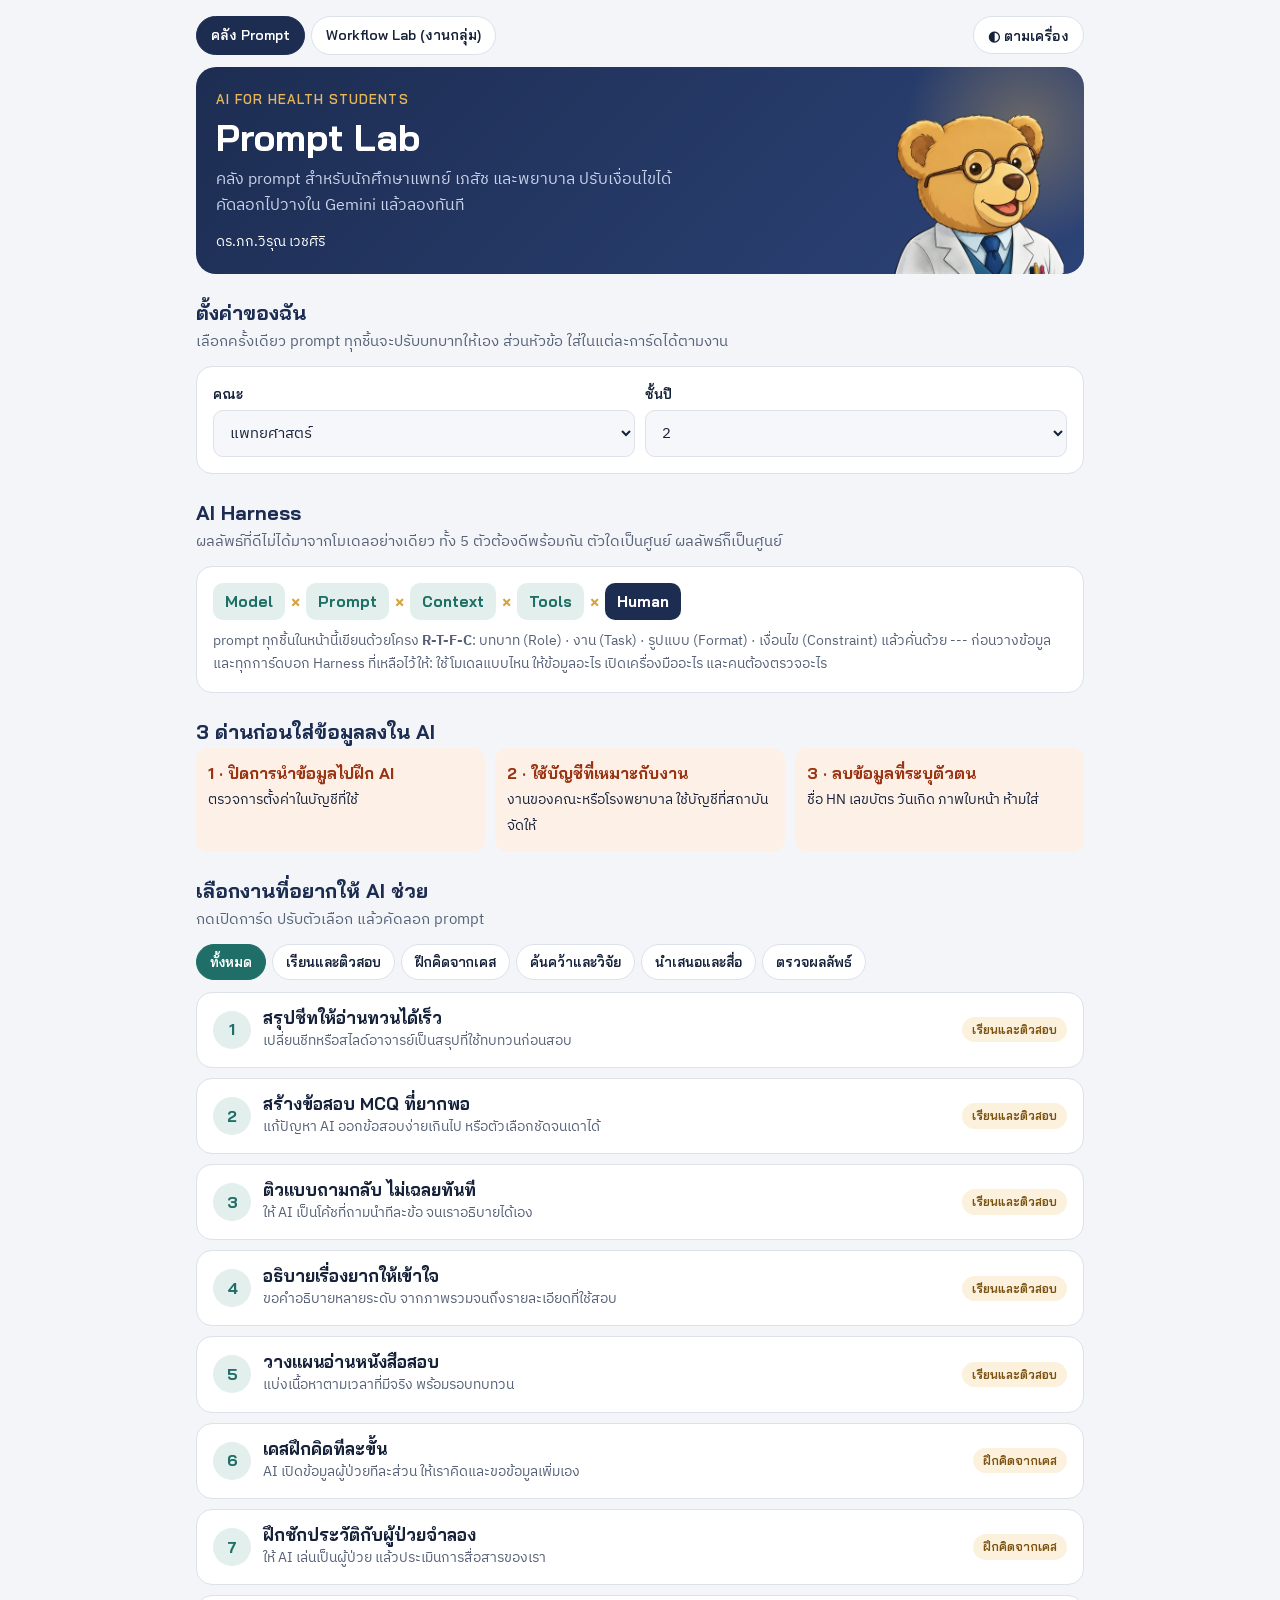
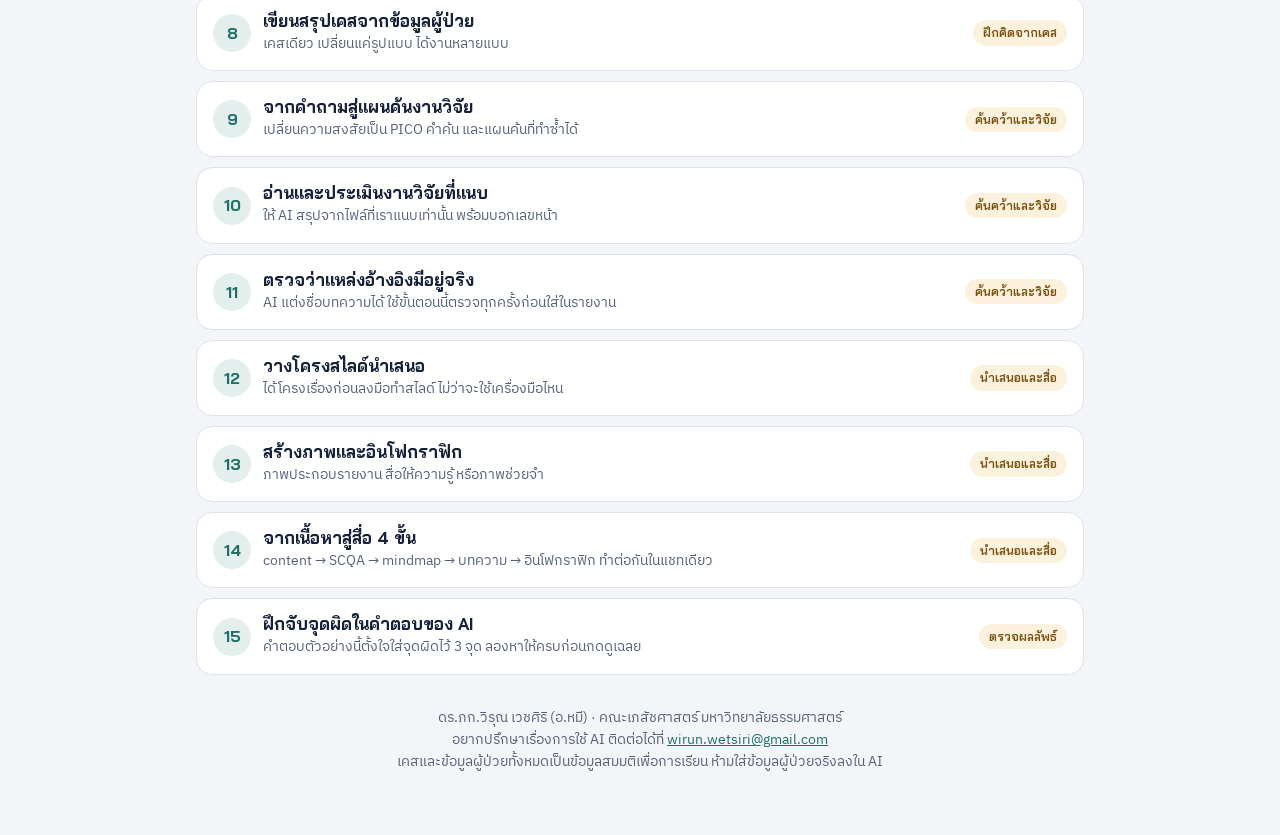
<file: index.html>
<!doctype html>
<html lang="th">
<head>
<meta charset="utf-8">
<meta name="viewport" content="width=device-width, initial-scale=1, viewport-fit=cover">
<title>AI for Health Students · Prompt Lab</title>
<meta name="description" content="คลัง prompt สำหรับนักศึกษาแพทย์ เภสัช พยาบาล: ติวสอบ ฝึกคิดจากเคส ค้นงานวิจัย ทำสื่อนำเสนอ และฝึกตรวจคำตอบของ AI">
<meta name="author" content="ดร.ภก.วิรุณ เวชศิริ">
<meta name="theme-color" content="#1D2D52">
<link rel="preconnect" href="https://fonts.googleapis.com">
<link rel="preconnect" href="https://fonts.gstatic.com" crossorigin>
<link rel="stylesheet" href="https://fonts.googleapis.com/css2?family=Bai+Jamjuree:wght@500;600;700&family=IBM+Plex+Sans+Thai:wght@400;500;600&family=IBM+Plex+Mono:wght@400;500&display=swap">
<link rel="stylesheet" href="assets/style.css?v=1140">
<script>try{var t=localStorage.getItem('amds-theme');if(t&&t!=='auto')document.documentElement.setAttribute('data-theme',t)}catch(e){}</script>
</head>
<body>
<div class="wrap">
<div class="top">
  <nav class="nav" aria-label="หน้า"><a href="index.html" class="on">คลัง Prompt</a><a href="workshop.html">Workflow Lab (งานกลุ่ม)</a></nav>
  <button class="tbtn" id="theme" type="button" aria-label="สลับโหมดสี">◐ ตามเครื่อง</button>
</div>
<header class="hero">
  <div class="txt">
    <div class="eyebrow">AI FOR HEALTH STUDENTS</div>
    <h1>Prompt Lab</h1>
    <p>คลัง prompt สำหรับนักศึกษาแพทย์ เภสัช และพยาบาล ปรับเงื่อนไขได้ คัดลอกไปวางใน Gemini แล้วลองทันที</p>
    <div class="by">ดร.ภก.วิรุณ เวชศิริ</div>
  </div>
  <img src="assets/mascot.webp" alt="อ.หมี มาสคอตของผู้สอน" width="176" height="166">
</header>
<section class="section">
  <h2>ตั้งค่าของฉัน</h2>
  <p class="lead">เลือกครั้งเดียว prompt ทุกชิ้นจะปรับบทบาทให้เอง ส่วนหัวข้อ ใส่ในแต่ละการ์ดได้ตามงาน</p>
  <div class="box grid2">
    <div><label class="fl" for="g-fac">คณะ</label><select id="g-fac"><option value="med">แพทยศาสตร์</option><option value="pharm">เภสัชศาสตร์</option><option value="nurse">พยาบาลศาสตร์</option><option value="other">สาขาสุขภาพอื่น</option></select></div>
    <div><label class="fl" for="g-year">ชั้นปี</label><select id="g-year"><option>1</option><option>2</option><option>3</option><option>4</option><option>5</option><option>6</option></select></div>
  </div>
</section>
<section class="section">
  <h2>AI Harness</h2>
  <p class="lead">ผลลัพธ์ที่ดีไม่ได้มาจากโมเดลอย่างเดียว ทั้ง 5 ตัวต้องดีพร้อมกัน ตัวใดเป็นศูนย์ ผลลัพธ์ก็เป็นศูนย์</p>
  <div class="box"><div class="eq"><span>Model</span><i>×</i><span>Prompt</span><i>×</i><span>Context</span><i>×</i><span>Tools</span><i>×</i><span class="hu">Human</span></div>
  <p class="hint" style="margin-top:10px">prompt ทุกชิ้นในหน้านี้เขียนด้วยโครง <b>R-T-F-C</b>: บทบาท (Role) · งาน (Task) · รูปแบบ (Format) · เงื่อนไข (Constraint) แล้วคั่นด้วย --- ก่อนวางข้อมูล และทุกการ์ดบอก Harness ที่เหลือไว้ให้: ใช้โมเดลแบบไหน ให้ข้อมูลอะไร เปิดเครื่องมืออะไร และคนต้องตรวจอะไร</p></div>
</section>
<section class="section">
  <h2>3 ด่านก่อนใส่ข้อมูลลงใน AI</h2>
  <div class="gates">
    <div class="gate"><b>1 · ปิดการนำข้อมูลไปฝึก AI</b><span>ตรวจการตั้งค่าในบัญชีที่ใช้</span></div>
    <div class="gate"><b>2 · ใช้บัญชีที่เหมาะกับงาน</b><span>งานของคณะหรือโรงพยาบาล ใช้บัญชีที่สถาบันจัดให้</span></div>
    <div class="gate"><b>3 · ลบข้อมูลที่ระบุตัวตน</b><span>ชื่อ HN เลขบัตร วันเกิด ภาพใบหน้า ห้ามใส่</span></div>
  </div>
</section>
<section class="section">
  <h2>เลือกงานที่อยากให้ AI ช่วย</h2>
  <p class="lead">กดเปิดการ์ด ปรับตัวเลือก แล้วคัดลอก prompt</p>
  <div class="filters" id="filters"></div>
  <div id="list"></div>
</section>
<p class="credit">ดร.ภก.วิรุณ เวชศิริ (อ.หมี) · คณะเภสัชศาสตร์ มหาวิทยาลัยธรรมศาสตร์<br>อยากปรึกษาเรื่องการใช้ AI ติดต่อได้ที่ <a href="mailto:wirun.wetsiri@gmail.com">wirun.wetsiri@gmail.com</a><br>เคสและข้อมูลผู้ป่วยทั้งหมดเป็นข้อมูลสมมติเพื่อการเรียน ห้ามใส่ข้อมูลผู้ป่วยจริงลงใน AI</p>
</div>
<div class="toast" id="toast" role="status" aria-live="polite"></div>
<script src="assets/common.js?v=1140"></script>
<script src="assets/cases.js?v=1140"></script>
<script>
let cat='all';const vals={};
const TOPIC={id:'topic',label:'หัวข้อ',type:'text',def:'',full:1,topic:1};
UC.forEach(u=>{if(u.build&&u.build.toString().includes('g.topic'))u.fields=[TOPIC].concat(u.fields)});
function GT(u){const g=G(),v=fv(u);g.topic=(v.topic||'').trim()||'[ใส่หัวข้อ เช่น '+g.F.topic+']';return g}
function fv(u){const o={};(u.fields||[]).forEach(f=>{const k=u.id+'.'+f.id;o[f.id]=vals[k]!==undefined?vals[k]:(f.opts?f.opts[0]:(f.def||''))});return o}
function fieldHtml(u,f){const id='f-'+u.id+'-'+f.id,cur=fv(u)[f.id];let c;
 if(f.opts)c='<select id="'+id+'" data-u="'+u.id+'" data-f="'+f.id+'">'+f.opts.map(o=>'<option'+(o===cur?' selected':'')+'>'+esc(o)+'</option>').join('')+'</select>';
 else if(f.type==='area')c='<textarea id="'+id+'" data-u="'+u.id+'" data-f="'+f.id+'">'+esc(cur)+'</textarea>';
 else c='<input class="in" type="text" id="'+id+'" data-u="'+u.id+'" data-f="'+f.id+'" value="'+esc(cur)+'"'+(f.topic?' data-topic="1" placeholder="เช่น '+esc(G().F.topic)+'"':'')+'>';
 return '<div'+(f.full?' class="full"':'')+'><label class="fl" for="'+id+'">'+esc(f.label)+'</label>'+c+'</div>'}
function pvHtml(u){const r=u.build(fv(u),GT(u));const arr=Array.isArray(r)?r:[{t:'',p:r}];
 return arr.map((s,i)=>(s.t?'<p class="hd">'+esc(s.t)+'</p>':'')+'<pre class="pv" tabindex="0">'+esc(s.p)+'</pre><div class="actions"><button class="copy" type="button" data-copy="'+u.id+'" data-i="'+i+'">คัดลอก prompt</button>'+(i===0?'<a class="copy alt" href="https://gemini.google.com/app" target="_blank" rel="noopener">เปิด Gemini</a>':'')+'</div>').join('')}
function spotHtml(){return '<p class="hint">'+esc(SPOT.q)+'</p><pre class="pv" id="spot-t" style="font-family:var(--body);font-size:.95rem">'+SPOT.parts.map(p=>p[1]?'<span data-e="'+p[1]+'">'+esc(p[0])+'</span>':esc(p[0])).join('')+'</pre><div class="actions"><button class="copy" type="button" id="spot-b">ดูเฉลย</button></div><div class="verify" id="spot-k" hidden><p class="hd">เฉลย 3 จุด</p><ul>'+SPOT.key.map(k=>'<li>'+esc(k)+'</li>').join('')+'</ul></div><div class="r2"><p class="hd">ข้อคิด</p><p style="font-family:var(--body);font-size:.92rem">คำตอบที่ผิดของ AI อ่านลื่นและมั่นใจเท่ากับคำตอบที่ถูก จึงต้องตรวจตัวเลข ชื่อยา และแหล่งอ้างอิงกับต้นทางทุกครั้ง</p></div>'}
function render(){const L=$('#list');const open=new Set($$('details.uc[open]').map(d=>d.dataset.id));
 L.innerHTML=UC.filter(u=>cat==='all'||u.cat===cat).map(u=>{const n=UC.indexOf(u)+1,cn=CATS.find(c=>c[0]===u.cat)[1];
  const body=u.special==='spot'?spotHtml():'<div class="hz"><span class="hzp">Prompt: R-T-F-C</span>'+['Model','Context','Tools'].map((n,i)=>((typeof HZ!=='undefined'&&HZ[u.id])||['-','-','-'])[i]==='-'?'':'<span><b>'+n+'</b> '+esc(HZ[u.id][i])+'</span>').join('')+'<span><b>Human</b> ดูกล่อง “ตรวจก่อนใช้”</span></div><div class="opts">'+u.fields.map(f=>fieldHtml(u,f)).join('')+'</div><div class="pvwrap" id="pv-'+u.id+'" style="display:grid;gap:8px">'+pvHtml(u)+'</div><div class="verify"><p class="hd">ตรวจก่อนใช้</p><ul>'+u.verify.map(x=>'<li>'+esc(x)+'</li>').join('')+'</ul></div><div class="r2"><p class="hd">สั่งรอบสอง</p><p>'+esc(u.r2)+'</p><button class="copy alt" type="button" data-r2="'+u.id+'">คัดลอกคำสั่งรอบสอง</button></div>';
  return '<details class="uc" data-id="'+u.id+'"'+(open.has(u.id)?' open':'')+'><summary><span class="num">'+n+'</span><span><h3>'+esc(u.title)+'</h3><p class="sub">'+esc(u.sub)+'</p></span><span class="cat">'+esc(cn)+'</span></summary><div class="ucb">'+body+'</div></details>'}).join('')}
function refresh(){UC.forEach(u=>{const el=$('#pv-'+u.id);if(el)el.innerHTML=pvHtml(u)});$$('[data-topic]').forEach(i=>i.placeholder='เช่น '+G().F.topic)}
$('#filters').innerHTML=CATS.map(c=>'<button class="chip'+(c[0]==='all'?' on':'')+'" type="button" data-cat="'+c[0]+'">'+c[1]+'</button>').join('');
$('#filters').addEventListener('click',e=>{const b=e.target.closest('.chip');if(!b)return;cat=b.dataset.cat;$$('.chip').forEach(x=>x.classList.toggle('on',x===b));render()});
$('#list').addEventListener('input',e=>{const t=e.target;if(!t.dataset.u)return;vals[t.dataset.u+'.'+t.dataset.f]=t.value;const u=UC.find(x=>x.id===t.dataset.u);$('#pv-'+u.id).innerHTML=pvHtml(u)});
$('#list').addEventListener('click',e=>{const t=e.target;
 if(t.dataset.copy){const u=UC.find(x=>x.id===t.dataset.copy);const r=u.build(fv(u),GT(u));copyText(Array.isArray(r)?r[+t.dataset.i].p:r)}
 else if(t.dataset.r2){copyText(UC.find(x=>x.id===t.dataset.r2).r2)}
 else if(t.id==='spot-b'){$('#spot-k').hidden=false;$$('#spot-t [data-e]').forEach(s=>s.classList.add('err'));t.disabled=true}});
initTheme();initSetup(refresh);render();
</script>
</body>
</html>
</file>
<file: assets/style.css>
:root{
  --paper:#F3F5F9; --card:#FFFFFF; --ink:#16223A; --muted:#566178; --line:#DCE1EA;
  --navy:#1D2D52; --navy-ink:#FFFFFF; --honey:#D9A13B; --honey-soft:#FBF1DC; --honey-ink:#7A5110;
  --accent:#1F6F68; --accent-ink:#FFFFFF; --soft:#E2EFEC;
  --r:#3B4CC0; --t:#1F6F68; --f:#A85A0C; --x:#6B4FA0; --warn:#9A3412; --warn-bg:#FDF0E7;
  --hero-a:#1D2D52; --hero-b:#2C4377; --hero-fg:#FFFFFF; --hero-muted:#C9D3EA;
  --code-bg:#F6F7FA; --tag-ai:#E4E8F7; --tag-ai-ink:#2A3A8C; --tag-hu:#FBE7E0; --tag-hu-ink:#8A2E12; --tag-dr:#E2EFEC; --tag-dr-ink:#14524D;
  --display:'Bai Jamjuree','IBM Plex Sans Thai',Tahoma,sans-serif;
  --body:'IBM Plex Sans Thai',Tahoma,'Noto Sans Thai',sans-serif;
  --mono:'IBM Plex Mono','IBM Plex Sans Thai',Consolas,monospace;
}
@media (prefers-color-scheme: dark){:root:not([data-theme="light"]){
  --paper:#0F1522; --card:#172033; --ink:#E7EBF3; --muted:#9BA6BD; --line:#2A3550;
  --navy:#AFC2F0; --navy-ink:#0F1522; --honey:#E8B75A; --honey-soft:#2B2414; --honey-ink:#F1CD86;
  --accent:#4CC2B3; --accent-ink:#06201C; --soft:#173430;
  --r:#9DA8FF; --t:#5CCFBC; --f:#F0A65A; --x:#C3A8F0; --warn:#F7A27A; --warn-bg:#2E1F17;
  --hero-a:#16233F; --hero-b:#1F3260; --hero-fg:#FFFFFF; --hero-muted:#B9C5E2;
  --code-bg:#111A2B; --tag-ai:#1E2A55; --tag-ai-ink:#B7C2FF; --tag-hu:#3A2018; --tag-hu-ink:#F7B59A; --tag-dr:#173430; --tag-dr-ink:#7FDCCD; color-scheme:dark}}
:root[data-theme="dark"]{
  --paper:#0F1522; --card:#172033; --ink:#E7EBF3; --muted:#9BA6BD; --line:#2A3550;
  --navy:#AFC2F0; --navy-ink:#0F1522; --honey:#E8B75A; --honey-soft:#2B2414; --honey-ink:#F1CD86;
  --accent:#4CC2B3; --accent-ink:#06201C; --soft:#173430;
  --r:#9DA8FF; --t:#5CCFBC; --f:#F0A65A; --x:#C3A8F0; --warn:#F7A27A; --warn-bg:#2E1F17;
  --hero-a:#16233F; --hero-b:#1F3260; --hero-fg:#FFFFFF; --hero-muted:#B9C5E2;
  --code-bg:#111A2B; --tag-ai:#1E2A55; --tag-ai-ink:#B7C2FF; --tag-hu:#3A2018; --tag-hu-ink:#F7B59A; --tag-dr:#173430; --tag-dr-ink:#7FDCCD; color-scheme:dark}
*{box-sizing:border-box}
[hidden]{display:none!important}
html{scroll-behavior:smooth;-webkit-text-size-adjust:100%}
@media (prefers-reduced-motion:reduce){html{scroll-behavior:auto}}
body{margin:0;background:var(--paper);color:var(--ink);font-family:var(--body);font-size:16px;line-height:1.65}
.wrap{max-width:860px;margin:0 auto;padding-left:max(16px,env(safe-area-inset-left,0px));padding-right:max(16px,env(safe-area-inset-right,0px));padding-block:16px 48px}
h1,h2,h3,h4{font-family:var(--display);text-wrap:balance;line-height:1.25}
a{color:var(--accent)}
:focus-visible{outline:3px solid var(--honey);outline-offset:2px}

.wrap{max-width:920px}
.top{display:flex;gap:8px;align-items:center;justify-content:space-between;margin-bottom:12px;flex-wrap:wrap}
.nav{display:flex;gap:6px;flex-wrap:wrap}
.nav a,.tbtn{font-family:var(--display);font-weight:600;font-size:.86rem;text-decoration:none;border:1px solid var(--line);background:var(--card);color:var(--ink);border-radius:999px;padding:7px 14px;cursor:pointer;min-height:38px;display:inline-flex;align-items:center;gap:6px}
.nav a.on{background:var(--navy);color:var(--navy-ink);border-color:var(--navy)}
.hero{position:relative;overflow:hidden;border-radius:20px;color:var(--hero-fg);background:linear-gradient(135deg,var(--hero-a),var(--hero-b));padding:22px 20px 0;display:grid;grid-template-columns:1fr auto;gap:4px 12px;align-items:end}
.hero::before{content:"";position:absolute;right:-60px;top:-60px;width:240px;height:240px;border-radius:50%;background:radial-gradient(circle,rgba(232,183,90,.35),rgba(232,183,90,0) 70%)}
.hero .txt{position:relative;padding-bottom:20px;min-width:0}
.eyebrow{font-family:var(--display);font-weight:600;font-size:.8rem;letter-spacing:.08em;color:#E8B75A}
.hero h1{font-weight:700;font-size:clamp(1.6rem,5.4vw,2.3rem);margin:.25rem 0 .45rem}
.hero p{margin:0;color:var(--hero-muted);font-size:.98rem;max-width:46ch}
.hero .by{margin-top:12px;font-size:.88rem;color:var(--hero-fg)}
.hero img{position:relative;width:clamp(110px,26vw,170px);height:auto;display:block;align-self:end}
.section{margin-top:26px}
.section>h2{font-size:1.25rem;margin:0 0 4px;color:var(--navy)}
.lead{margin:0 0 12px;color:var(--muted);font-size:.95rem}
.box{background:var(--card);border:1px solid var(--line);border-radius:16px;padding:16px}
.grid3{display:grid;grid-template-columns:repeat(3,minmax(0,1fr));gap:10px}
.grid2{display:grid;grid-template-columns:repeat(2,minmax(0,1fr));gap:10px}
@media (max-width:640px){.grid3,.grid2{grid-template-columns:1fr}}
label.fl{display:block;font-family:var(--display);font-weight:600;font-size:.86rem;margin-bottom:4px}
select,input.in,textarea{width:100%;font:inherit;font-size:.93rem;color:var(--ink);background:var(--code-bg);border:1px solid var(--line);border-radius:10px;padding:9px 12px;min-height:42px}
textarea{min-height:84px;resize:vertical;line-height:1.55}
.eq{display:flex;flex-wrap:wrap;gap:6px;align-items:center;font-family:var(--display);font-weight:700}
.eq span{background:var(--soft);color:var(--accent);border-radius:10px;padding:6px 12px;font-size:.95rem}
.eq span.hu{background:var(--navy);color:var(--navy-ink)}
.eq i{font-style:normal;color:var(--honey);font-size:1.1rem}
.gates{display:grid;grid-template-columns:repeat(3,minmax(0,1fr));gap:10px}
@media (max-width:640px){.gates{grid-template-columns:1fr}}
.gate{background:var(--warn-bg);border-radius:12px;padding:12px}
.gate b{font-family:var(--display);color:var(--warn);display:block}
.gate span{font-size:.88rem}
.filters{display:flex;gap:6px;flex-wrap:wrap;margin-bottom:12px}
.chip{font-family:var(--display);font-weight:600;font-size:.84rem;border:1px solid var(--line);background:var(--card);color:var(--ink);border-radius:999px;padding:6px 13px;cursor:pointer;min-height:36px}
.chip.on{background:var(--accent);color:var(--accent-ink);border-color:var(--accent)}
details.uc{background:var(--card);border:1px solid var(--line);border-radius:16px;margin-bottom:10px;overflow:hidden}
details.uc>summary{list-style:none;cursor:pointer;padding:14px 16px;display:grid;grid-template-columns:auto 1fr auto;gap:12px;align-items:center}
details.uc>summary::-webkit-details-marker{display:none}
.num{font-family:var(--display);font-weight:700;width:38px;height:38px;border-radius:50%;background:var(--soft);color:var(--accent);display:grid;place-items:center}
.uc h3{margin:0;font-size:1.05rem}
.uc .sub{margin:2px 0 0;color:var(--muted);font-size:.88rem}
.cat{font-family:var(--display);font-weight:600;font-size:.74rem;background:var(--honey-soft);color:var(--honey-ink);border-radius:999px;padding:3px 10px;white-space:nowrap}
.ucb{padding:0 16px 16px;display:grid;gap:12px}
.opts{display:grid;grid-template-columns:repeat(2,minmax(0,1fr));gap:10px}
@media (max-width:640px){.opts{grid-template-columns:1fr}}
.opts .full{grid-column:1/-1}
pre.pv{margin:0;background:var(--code-bg);border:1px solid var(--line);border-radius:10px;padding:12px;font-family:var(--mono);font-size:.82rem;line-height:1.6;white-space:pre-wrap;overflow-wrap:anywhere;max-height:420px;overflow-y:auto}
.actions{display:flex;gap:8px;flex-wrap:wrap}
button.copy,a.copy{font-family:var(--display);font-weight:600;font-size:.9rem;border:0;background:var(--accent);color:var(--accent-ink);border-radius:10px;padding:9px 16px;cursor:pointer;min-height:42px;text-decoration:none;display:inline-flex;align-items:center}
button.copy.alt,a.copy.alt{background:transparent;color:var(--accent);border:1px solid var(--accent)}
.hd{font-family:var(--display);font-weight:600;font-size:.9rem;margin:0 0 4px}
.verify{background:var(--warn-bg);border-radius:12px;padding:12px 14px}
.verify .hd{color:var(--warn)}
.verify ul{margin:0;padding-left:18px;font-size:.9rem}
.r2{background:var(--soft);border-radius:12px;padding:12px 14px}
.r2 .hd{color:var(--accent)}
.r2 p{margin:0 0 8px;font-family:var(--mono);font-size:.82rem;white-space:pre-wrap}
.step{border:1px solid var(--line);border-radius:12px;padding:12px;display:grid;gap:8px}
.step .sh{display:flex;gap:8px;align-items:center;flex-wrap:wrap}
.step .sn{font-family:var(--display);font-weight:700;background:var(--navy);color:var(--navy-ink);border-radius:8px;padding:2px 10px;font-size:.85rem}
.step b{font-family:var(--display)}
.tag{font-family:var(--display);font-weight:600;font-size:.72rem;border-radius:999px;padding:2px 9px}
.tag.ai{background:var(--tag-ai);color:var(--tag-ai-ink)}.tag.hu{background:var(--tag-hu);color:var(--tag-hu-ink)}.tag.dr{background:var(--tag-dr);color:var(--tag-dr-ink)}
.hint{color:var(--muted);font-size:.88rem;margin:0}
.q{margin:0;padding-left:18px;font-size:.92rem}
.howto{counter-reset:h;display:grid;grid-template-columns:repeat(4,minmax(0,1fr));gap:10px}
@media (max-width:720px){.howto{grid-template-columns:repeat(2,minmax(0,1fr))}}
.howto div{background:var(--card);border:1px solid var(--line);border-radius:12px;padding:12px;font-size:.9rem}
.howto div::before{counter-increment:h;content:counter(h);font-family:var(--display);font-weight:700;color:var(--honey);font-size:1.3rem;display:block}
.err{background:var(--honey-soft);border-radius:4px;padding:0 3px}
.credit{margin-top:32px;text-align:center;color:var(--muted);font-size:.85rem}
.toast{position:fixed;left:50%;bottom:22px;transform:translateX(-50%);background:var(--navy);color:var(--navy-ink);font-family:var(--display);font-weight:600;padding:10px 18px;border-radius:999px;opacity:0;pointer-events:none;transition:opacity .2s;z-index:9}
.toast.show{opacity:1}
@media (max-width:560px){details.uc>summary{grid-template-columns:auto 1fr}details.uc>summary .cat{display:none}}
.stars{display:flex;align-items:center;gap:2px;flex-wrap:wrap}.stars .fl{margin:0 8px 0 0;font-family:var(--display);font-weight:600;font-size:.86rem}
button.st{font-size:1.5rem;line-height:1;background:none;border:0;color:var(--line);cursor:pointer;padding:4px 3px;min-width:34px;min-height:38px}button.st.on{color:var(--honey)}
.hz{display:flex;flex-wrap:wrap;gap:6px;font-size:.8rem}.hz span{background:var(--code-bg);border:1px solid var(--line);border-radius:8px;padding:3px 9px}.hz b{font-family:var(--display);color:var(--accent);margin-right:4px}.hz .hzp{background:var(--soft);color:var(--accent);font-family:var(--display);font-weight:600;border-color:transparent}
#print{display:none}
@media print{
 @page{size:A4;margin:16mm}
 body{background:#fff!important;color:#2C2C2C!important}
 .wrap,.toast{display:none!important}
 #print{display:block;font-family:'Sarabun','TH Sarabun New',Tahoma,sans-serif;font-size:12pt;line-height:1.5;color:#2C2C2C}
 #print *{-webkit-print-color-adjust:exact;print-color-adjust:exact}
 .pband{background:#C8102E;color:#fff;padding:16px 20px;border-bottom:5px solid #F4CD00;margin-bottom:12px}
 .pband img{height:44px;display:block;margin-bottom:10px}
 .pband p{margin:0;font-size:11pt}.pband h1{margin:2px 0;font-size:22pt;font-family:inherit;color:#fff}.pband .pg{color:#F4CD00;font-size:12pt}
 #print h2{font-family:inherit;color:#C8102E;font-size:16pt;border-bottom:2px solid #F4CD00;margin:16px 0 8px;padding-bottom:2px;break-after:avoid}
 #print h3{font-family:inherit;color:#1D2D5F;font-size:13pt;margin:0 0 2px}#print h3 small{font-weight:400;color:#777}
 #print table{width:100%;border-collapse:collapse;margin-bottom:8px}#print th,#print td{border:1px solid #BDBDBD;padding:4px 8px;text-align:left;vertical-align:top;font-size:11pt}
 .pi th{background:#FDF8EE;width:26%}.pt th{background:#C8102E;color:#fff}
 .ps{break-inside:avoid;margin-bottom:12px}.ps p{margin:2px 0}.ph{color:#777}.pz{color:#1D2D5F;font-size:10.5pt}
 #print pre{background:#EEF1F6;border-left:4px solid #C8102E;padding:6px 10px;white-space:pre-wrap;font-family:inherit;font-size:10.5pt;margin:4px 0}
 .pf{margin-top:18px;border-top:2px solid #C8102E;padding-top:4px;text-align:center;color:#9E9E9E;font-size:9.5pt}
}
</file>
